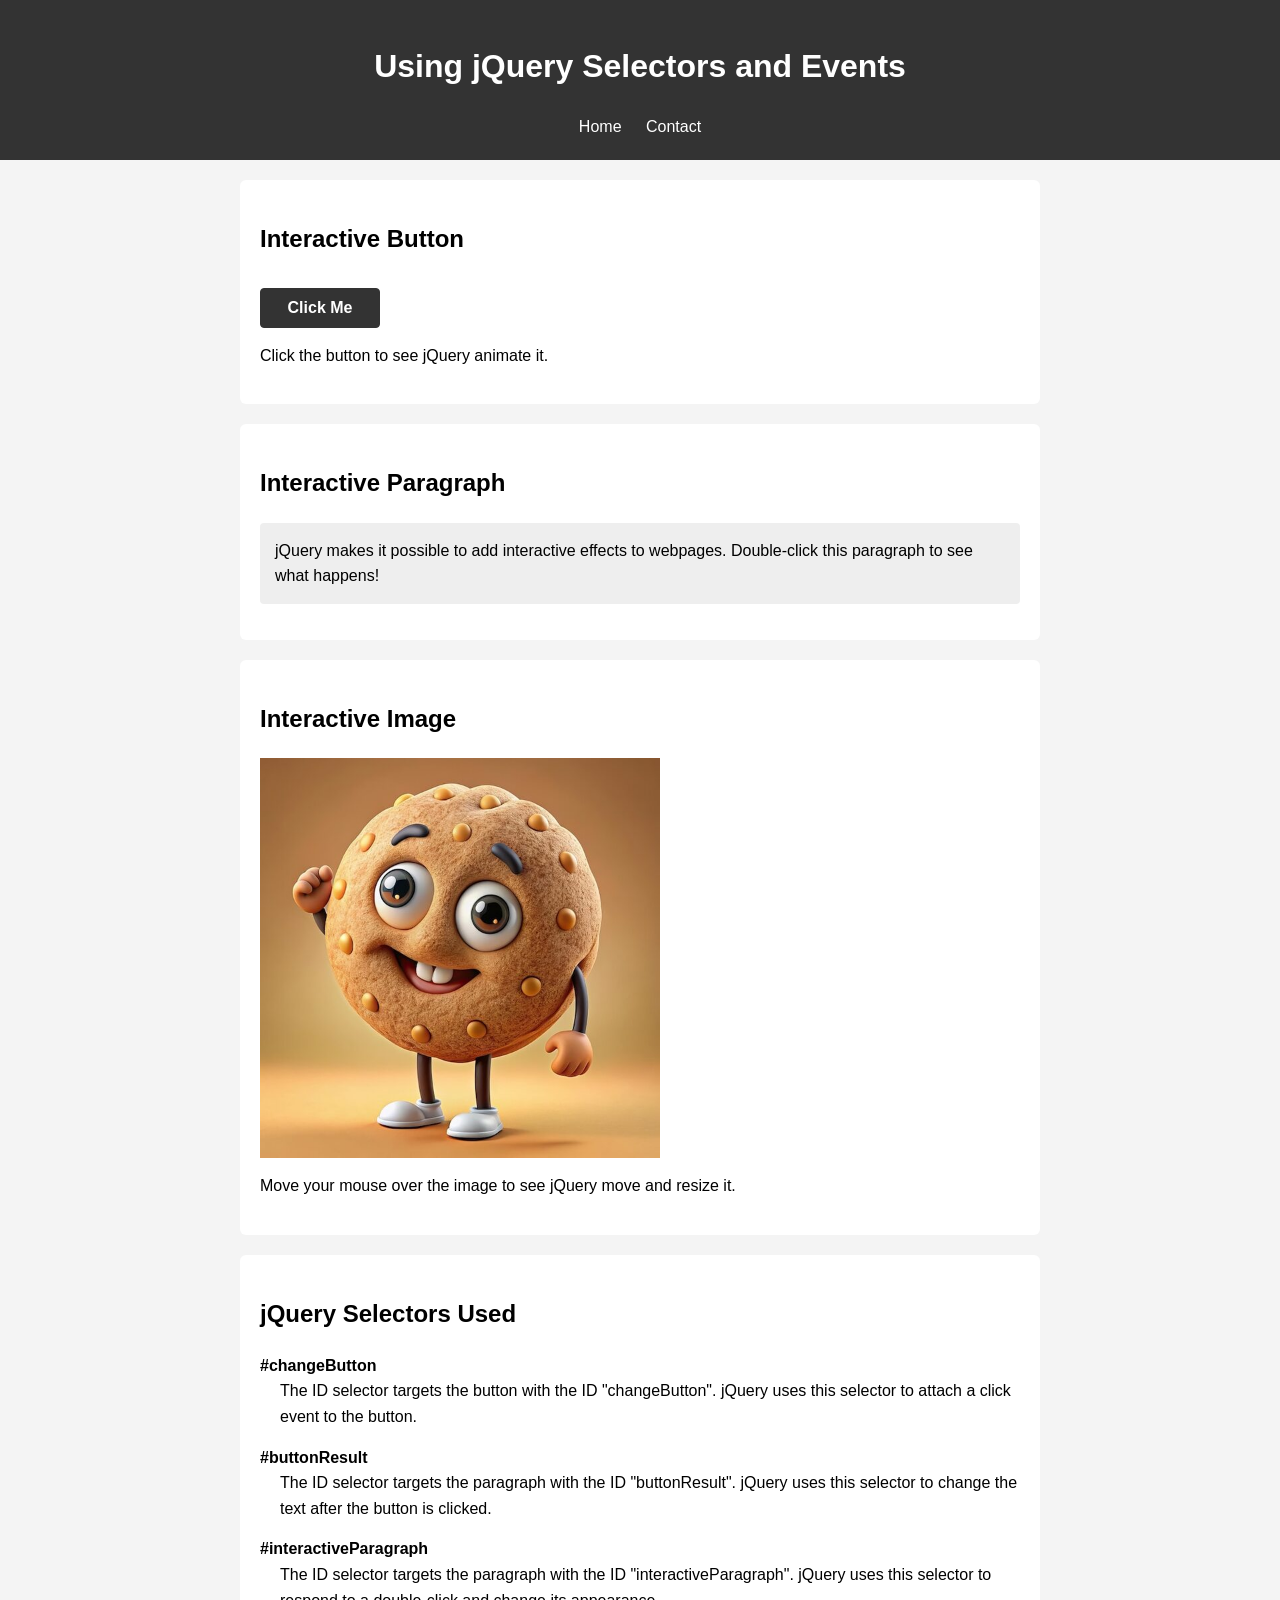
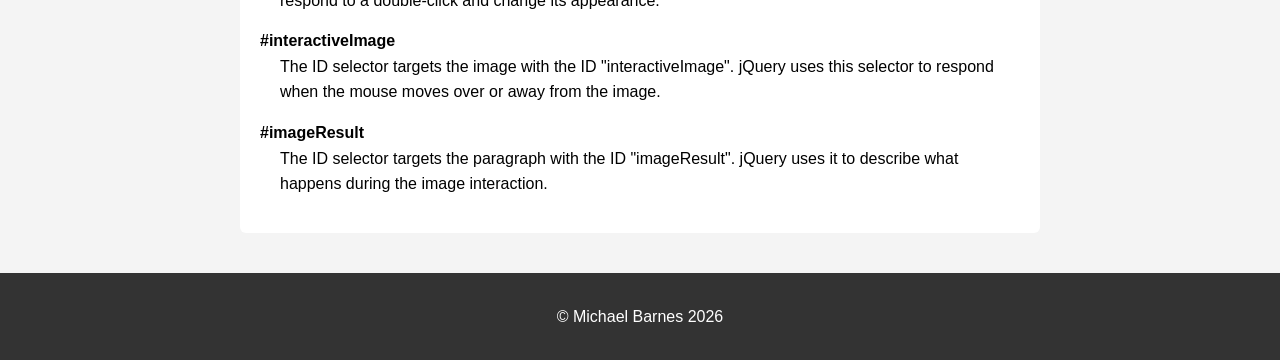
<file: index.html>
<!DOCTYPE html>
<html lang="en">

<head>

    <!--
    ========================================
    jQuery Selectors and Events Activity
    Name: Michael Barnes
    Date: September 19, 2026
    ========================================
    -->

    <meta charset="UTF-8">
    <meta name="viewport" content="width=device-width, initial-scale=1.0">

    <title>Using jQuery Selectors and Events</title>

    <!-- Link for CSS styles -->
    <link rel="stylesheet" href="./styles/main.css" type="text/css">

    <!-- jQuery Library -->
    <script src="./resources/jquery.min.js"></script>

    <!-- Fallback to CDN if local jQuery fails -->
    <script>
        if (typeof jQuery === "undefined") {

            console.log("Local jQuery failed. Loading CDN version.");

            document.write(
                '<script src="https://code.jquery.com/jquery-3.7.1.min.js"><\/script>'
            );

        } else {

            console.log("Local jQuery loaded successfully.");

        }
    </script>

    <!-- Custom script -->
    <script src="./scripts/main.js"></script>

</head>

<body>

    <header>

        <h1>Using jQuery Selectors and Events</h1>

        <nav>
            <a href="index.html">Home</a>
            <a href="contact.html">Contact</a>
        </nav>

    </header>

    <main>

        <section>

            <h2>Interactive Button</h2>

            <button id="changeButton" type="button">
                Click Me
            </button>

            <p id="buttonResult">
                Click the button to see jQuery animate it.
            </p>

        </section>

        <section>

            <h2>Interactive Paragraph</h2>

            <p id="interactiveParagraph">
                jQuery makes it possible to add interactive effects to webpages.
                Double-click this paragraph to see what happens!
            </p>

        </section>

        <section>

            <h2>Interactive Image</h2>

            <img
                id="interactiveImage"
                src="./resources/event-image.jpg"
                alt="Custom image used to demonstrate a jQuery hover event">

            <p id="imageResult">
                Move your mouse over the image to see jQuery move and resize it.
            </p>

        </section>

        <section>

            <h2>jQuery Selectors Used</h2>

            <dl>

                <dt>#changeButton</dt>
                <dd>
                    The ID selector targets the button with the ID
                    "changeButton". jQuery uses this selector to attach
                    a click event to the button.
                </dd>

                <dt>#buttonResult</dt>
                <dd>
                    The ID selector targets the paragraph with the ID
                    "buttonResult". jQuery uses this selector to change
                    the text after the button is clicked.
                </dd>

                <dt>#interactiveParagraph</dt>
                <dd>
                    The ID selector targets the paragraph with the ID
                    "interactiveParagraph". jQuery uses this selector to
                    respond to a double-click and change its appearance.
                </dd>

                <dt>#interactiveImage</dt>
                <dd>
                    The ID selector targets the image with the ID
                    "interactiveImage". jQuery uses this selector to respond
                    when the mouse moves over or away from the image.
                </dd>

                <dt>#imageResult</dt>
                <dd>
                    The ID selector targets the paragraph with the ID
                    "imageResult". jQuery uses it to describe what happens
                    during the image interaction.
                </dd>

            </dl>

        </section>

    </main>

    <footer>

        <p>&copy; Michael Barnes 2026</p>

    </footer>

</body>

</html>
</file>
<file: styles/main.css>
/*
========================================
jQuery Selectors and Events Activity
Name: Michael Barnes
Date: September 19, 2026
========================================
*/

body {
    font-family: Arial, Helvetica, sans-serif;
    margin: 0;
    background: #f4f4f4;
    line-height: 1.6;
}

header {
    background: #333;
    color: white;
    padding: 20px;
    text-align: center;
}

nav {
    margin-top: 10px;
}

nav a {
    color: white;
    margin: 0 10px;
    text-decoration: none;
}

nav a:hover {
    text-decoration: underline;
}

main {
    max-width: 800px;
    margin: 0 auto;
    padding: 20px;
}

section {
    background: white;
    padding: 20px;
    margin-bottom: 20px;
    border-radius: 6px;
}

button {
    padding: 10px 20px;
    margin-top: 10px;
    cursor: pointer;
    background: #333;
    color: white;
    border: 1px solid #333;
    border-radius: 4px;
    font-size: 16px;
    font-weight: bold;
    transition: transform 0.2s ease, background-color 0.2s ease;
}

button:hover {
    background: #555;
}

#changeButton {
    min-width: 120px;
}

#buttonResult {
    margin-top: 15px;
}

#interactiveParagraph {
    padding: 15px;
    background: #eee;
    cursor: pointer;
    border-radius: 4px;
}

#interactiveImage {
    display: block;
    width: 400px;
    height: auto;
    margin-top: 10px;
    cursor: pointer;
    transform: rotate(0deg);
    box-shadow: none;
    transition: transform 0.2s ease, box-shadow 0.2s ease;
}

#imageResult {
    margin-top: 15px;
}

dl {
    margin-top: 10px;
}

dt {
    font-weight: bold;
    margin-top: 15px;
}

dd {
    margin-left: 20px;
}

form {
    display: flex;
    flex-direction: column;
    max-width: 400px;
}

label {
    margin-top: 10px;
    font-weight: bold;
}

input,
textarea {
    margin-top: 5px;
    margin-bottom: 5px;
    padding: 8px;
    font-family: Arial, Helvetica, sans-serif;
    font-size: 16px;
    border: 1px solid #777;
    border-radius: 4px;
    box-sizing: border-box;
}

textarea {
    min-height: 120px;
    resize: vertical;
}

.error {
    color: red;
    font-weight: bold;
    margin-bottom: 5px;
}

.form_errors {
    color: red;
    font-weight: bold;
    margin-top: 10px;
}

#submitButton {
    min-width: 120px;
    transition: transform 0.2s ease, background-color 0.2s ease;
}

#formResult {
    margin-top: 15px;
    font-weight: bold;
}

footer {
    background: #333;
    color: white;
    text-align: center;
    padding: 15px;
}
</file>
